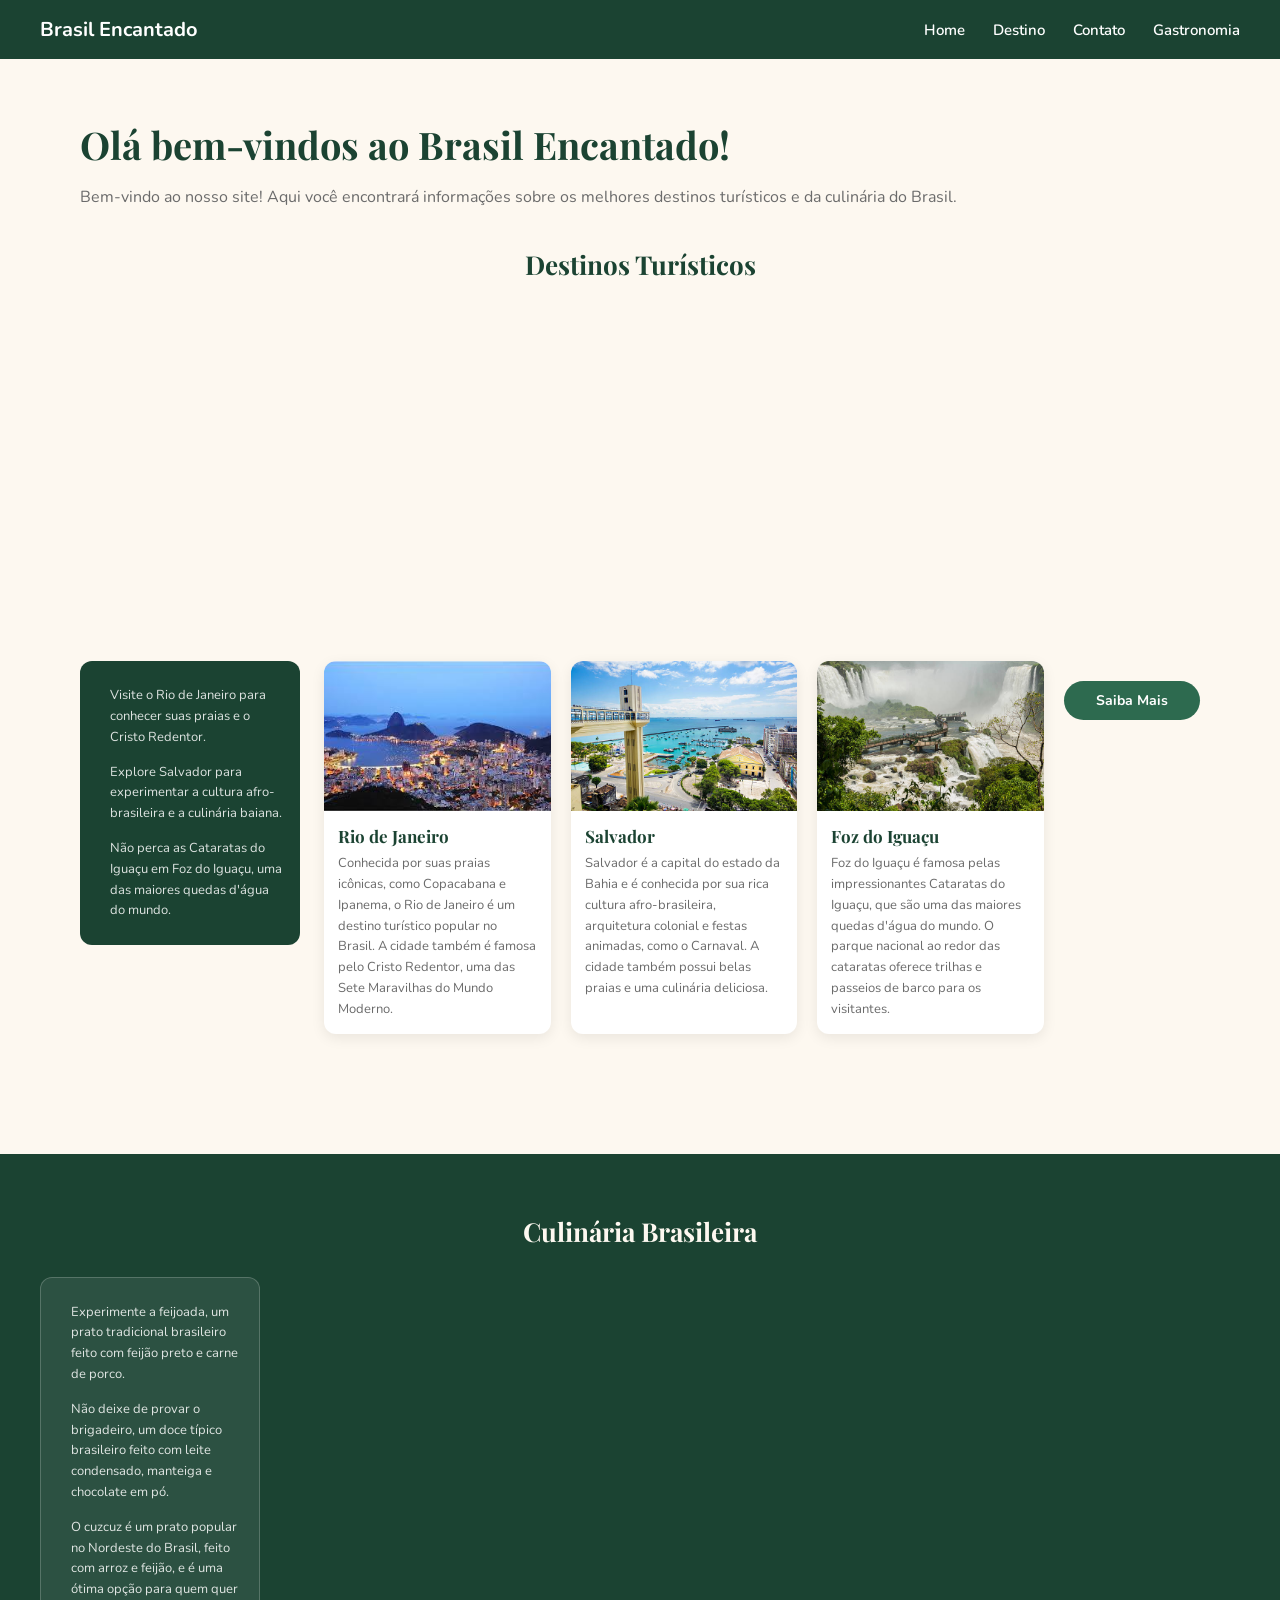
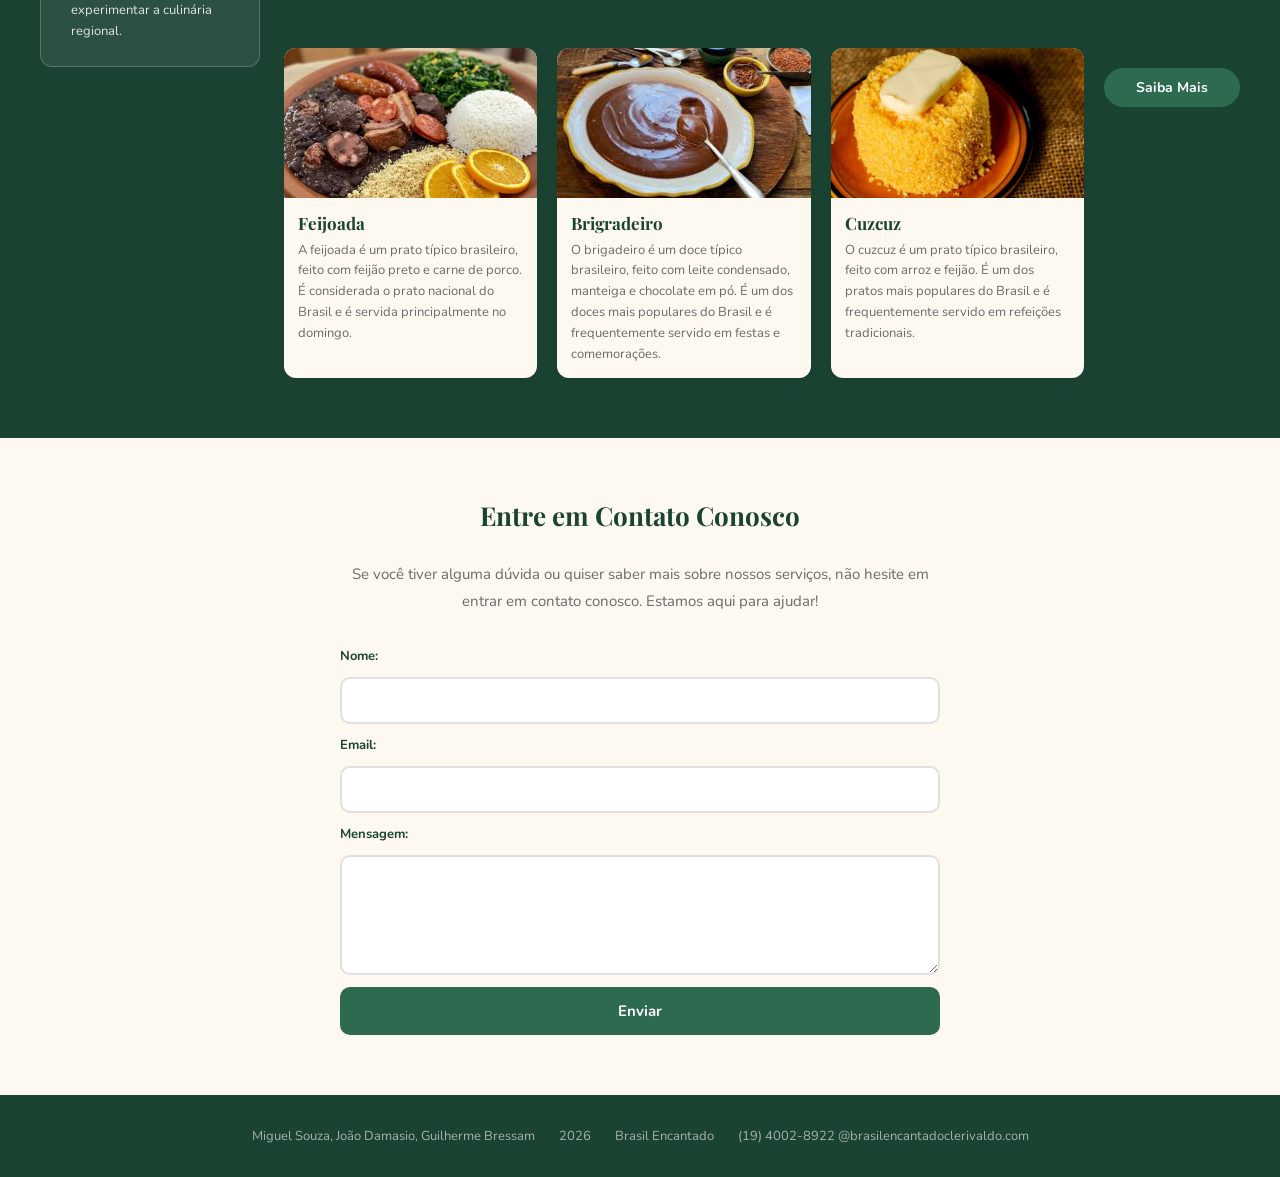
<file: index.html>
<!DOCTYPE html>
<html lang="pt-br">
<head>
    <meta charset="UTF-8">
    <meta name="viewport" content="width=device-width, initial-scale=1.0">
    <title>Brasil Encantado</title>
    <link rel="stylesheet" href="css/index.css">
    <link rel="shortcut icon" href="img/logo.png" type="image/x-icon">
</head>

<body>

    <header>
        
        <div class="cabecalho">
            <p>Brasil Encantado</p>
            <nav>
                <a href="index.html">Home</a>
                <a href="destino.html">Destino</a>
                <a href="contato.html">Contato</a>
                <a href="gastronomia.html">Gastronomia</a>
            </nav>
        </div>

    </header>

    <main>

        <section class="locais-turisticos">

            <h1>Olá bem-vindos ao Brasil Encantado!</h1>

            <p>Bem-vindo ao nosso site! Aqui você encontrará informações sobre os melhores destinos turísticos e  da culinária do Brasil.</p>

            <h2>Destinos Turísticos</h2>

            <iframe class="video" width="75%" height="315" src="https://www.youtube.com/embed/GGPgvq06y40?si=ekyuWw9zdqlYC5Uf" title="YouTube video player" frameborder="0" allow="accelerometer; autoplay; clipboard-write; encrypted-media; gyroscope; picture-in-picture; web-share" referrerpolicy="strict-origin-when-cross-origin" allowfullscreen></iframe>


            <div class="layout-wrapper">
    
                <aside class="dicas">
                    <ul>
                        <li>Visite o Rio de Janeiro para conhecer suas praias e o Cristo Redentor.</li>
                        <li>Explore Salvador para experimentar a cultura afro-brasileira e a culinária baiana.</li>
                        <li>Não perca as Cataratas do Iguaçu em Foz do Iguaçu, uma das maiores quedas d'água do mundo.</li>
                    </ul>
                </aside>
    
                <div class="container">
    
                    <div class="card">
                        <img src="img/rio_de_janeiro.png" alt="Rio de Janeiro">
                        <h3>Rio de Janeiro</h3>
                        <p>Conhecida por suas praias icônicas, como Copacabana e Ipanema, o Rio de Janeiro é um destino turístico popular no Brasil. A cidade também é famosa pelo Cristo Redentor, uma das Sete Maravilhas do Mundo Moderno.</p>
                    </div>
    
                    <div class="card">
                        <img src="img/salvador.png" alt="Salvador">
                        <h3>Salvador</h3>
                        <p>Salvador é a capital do estado da Bahia e é conhecida por sua rica cultura afro-brasileira, arquitetura colonial e festas animadas, como o Carnaval. A cidade também possui belas praias e uma culinária deliciosa.</p>
                    </div>
    
                    <div class="card">
                        <img src="img/foz_do_iguacu.png" alt="Foz do Iguaçu">
                        <h3>Foz do Iguaçu</h3>
                        <p>Foz do Iguaçu é famosa pelas impressionantes Cataratas do Iguaçu, que são uma das maiores quedas d'água do mundo. O parque nacional ao redor das cataratas oferece trilhas e passeios de barco para os visitantes.</p>
                    </div>
                    <a id="saiba_mais" href="destino.html"><input class="ver-mais" type="button" value="Saiba Mais"></a>
                    
                </div>
            </div>

        </section>



        <section class="culinaria">


        <h2>Culinária Brasileira</h2>

        <div class="layout-wrapper">
    
            <aside class="dicas">
                <ul>
                    <li>Experimente a feijoada, um prato tradicional brasileiro feito com feijão preto e carne de porco.</li>
                    <li>Não deixe de provar o brigadeiro, um doce típico brasileiro feito com leite condensado, manteiga e chocolate em pó.</li>
                    <li>O cuzcuz é um prato popular no Nordeste do Brasil, feito com arroz e feijão, e é uma ótima opção para quem quer experimentar a culinária regional.</li>
                </ul>
            </aside>
    
            <div class="container">
    
                <iframe class="video" width="560" height="315" src="https://www.youtube.com/embed/ivAxrb5_OY0?si=NFymsad828EhMrCr" title="YouTube video player" frameborder="0" allow="accelerometer; autoplay; clipboard-write; encrypted-media; gyroscope; picture-in-picture; web-share" referrerpolicy="strict-origin-when-cross-origin" allowfullscreen></iframe>
    
                <div class="card">
                    <img src="img/feijoada.png" alt="Foto de Feijoada">
                    <h3>Feijoada</h3>
                    <p>A feijoada é um prato típico brasileiro, feito com feijão preto e carne de porco. É considerada o prato nacional do Brasil e é servida principalmente no domingo.</p>
                </div>
    
                <div class="card">
                    <img src="img/brigadeiro.png" alt="Brigradeiro">
                    <h3>Brigradeiro</h3>
                    <p>O brigadeiro é um doce típico brasileiro, feito com leite condensado, manteiga e chocolate em pó. É um dos doces mais populares do Brasil e é frequentemente servido em festas e comemorações.</p>
                </div>
    
                <div class="card">
                    <img src="img/cuzcuz.png" alt="Cuzcuz">
                    <h3>Cuzcuz</h3>
                    <p>O cuzcuz é um prato típico brasileiro, feito com arroz e feijão. É um dos pratos mais populares do Brasil e é frequentemente servido em refeições tradicionais.</p>
                </div>
                <a id="saiba_mais" href="gastronomia.html"><input class="ver-mais" type="button" value="Saiba Mais"></a>
            </div>
        </div>

        </section>

        <section class="contato">
            <h2>Entre em Contato Conosco</h2>
            <p>Se você tiver alguma dúvida ou quiser saber mais sobre nossos serviços, não hesite em entrar em contato conosco. Estamos aqui para ajudar!</p>

            <form action="#" method="post">
                <label>Nome:</label>
                <input type="text" id="name" name="name" required>

                <label>Email:</label>
                <input type="email" id="email" name="email" required>

                <label>Mensagem:</label>
                <textarea id="message" name="message" required></textarea>

                <input type="submit" value="Enviar">
            </form>
        </section>
        
        
    </main>




    <footer>
         
                <ul>
                    <li>Miguel Souza, João Damasio, Guilherme Bressam</li>
                    <li>2026</li>
                    <li>Brasil Encantado</li>
                    <li id="contato">(19) 4002-8922 @brasilencantadoclerivaldo.com</li>
                </ul>
           
    </footer>
</body>
</html>
</file>
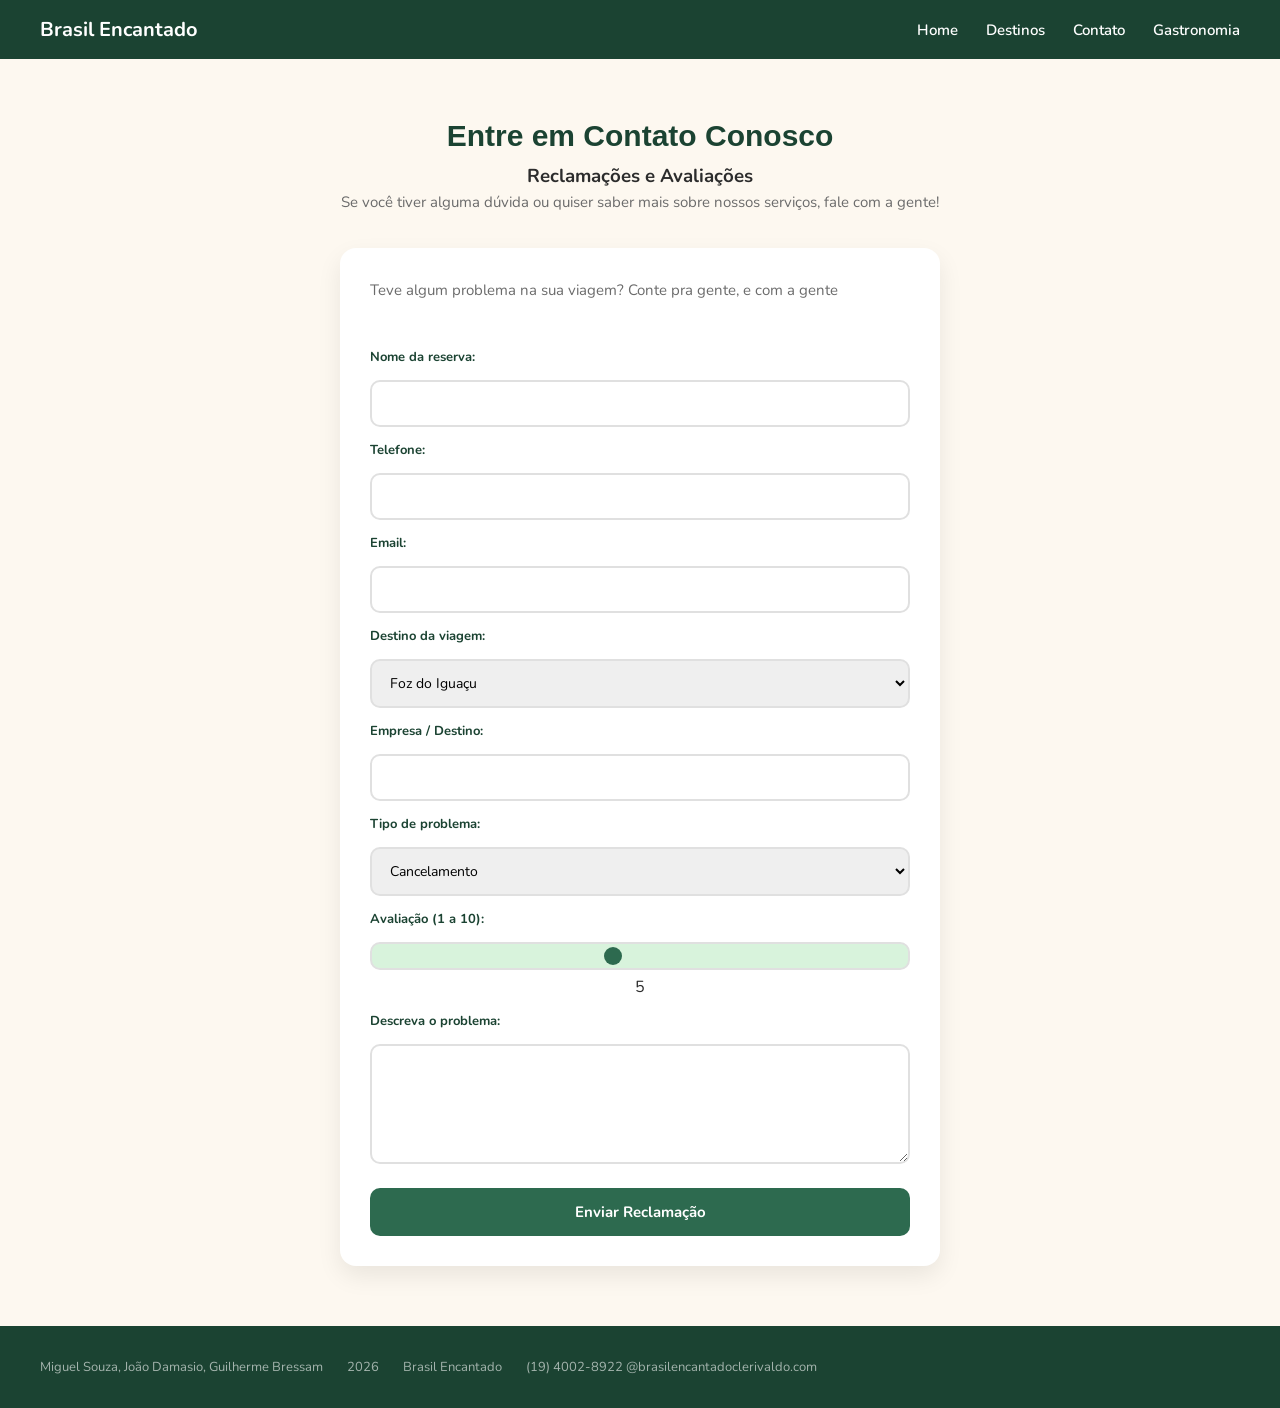
<file: contato.html>
<!DOCTYPE html>
<html lang="pt-br">
<head>
    <meta charset="UTF-8">
    <meta name="viewport" content="width=device-width, initial-scale=1.0">
    <title>Brasil Encantado</title>
    <link rel="stylesheet" href="css/contatos.css">
    <link rel="stylesheet" href="css/index.css">
    <link rel="shortcut icon" href="img/logo.png" type="image/x-icon">
</head>
<body>
    <header>
        
        <div class="cabecalho">
            <p>Brasil Encantado</p>
            <nav>
            <a href="index.html" target="_blank">Home</a>
            <a href="destino.html" target="_blank">Destinos</a>
            <a href="contato.html" target="_blank">Contato</a>
            <a href="gastronomia.html" target="_blank">Gastronomia</a>
        </nav>
        </div>

    </header>




    <main>

        <section class="contato">
        <h2 id="Titulo_Contato"> Entre em Contato Conosco</h2>
         <h3>Reclamações e Avaliações</h3>
        <p>Se você tiver alguma dúvida ou quiser saber mais sobre nossos serviços, fale com a gente!</p>

        <form action="#" method="post">

            <p>Teve algum problema na sua viagem? Conte pra gente, e com a gente</p>

            <label>Nome da reserva:</label>
            <input type="text" name="name" required>

            <label>Telefone:</label>
            <input type="text" name="name" required>

            <label>Email:</label>
            <input type="email" name="email" required>

            <label>Destino da viagem:</label>
            <select name="Destino da viagem">
                <option value="foz_do_iguacu">Foz do Iguaçu</option>
                <option value="rio_de_janeiro">Rio de janeiro</option>
                <option value="salvador">Salvador</option>
                <option value="outro">Outros</option>
            </select>
        



    
        
           
            <label>Empresa / Destino:</label>
            <input type="text" name="empresa" required>

            <label>Tipo de problema:</label>
            <select name="problema">
                <option value="cancelamento">Cancelamento</option>
                <option value="atraso">Atraso</option>
                <option value="cobranca">Cobrança indevida</option>
                <option value="atendimento">Atendimento ruim</option>
                <option value="outro">Outros</option>
            </select>

            <label>Avaliação (1 a 10):</label>
                <div class="avaliacao_range">
                    <input type="range" min="1" max="10" value="5" id="range_avaliacao" 
                    oninput="document.getElementById('valor_avaliacao').textContent = this.value">
                        <span id="valor_avaliacao">5</span>
                </div> 

            <label>Descreva o problema:</label>
            <textarea name="reclamacao" required></textarea>

            <input type="submit" value="Enviar Reclamação">
        </form>
      </section>
    </main>




    <footer>
            <nav>
                <ul>
                    <li>Miguel Souza, João Damasio, Guilherme Bressam</li>
                    <li>2026</li>
                    <li>Brasil Encantado</li>
                    <li> (19) 4002-8922 @brasilencantadoclerivaldo.com</li>
                </ul>
            </nav>

    </footer>
</body>
</html>
</file>
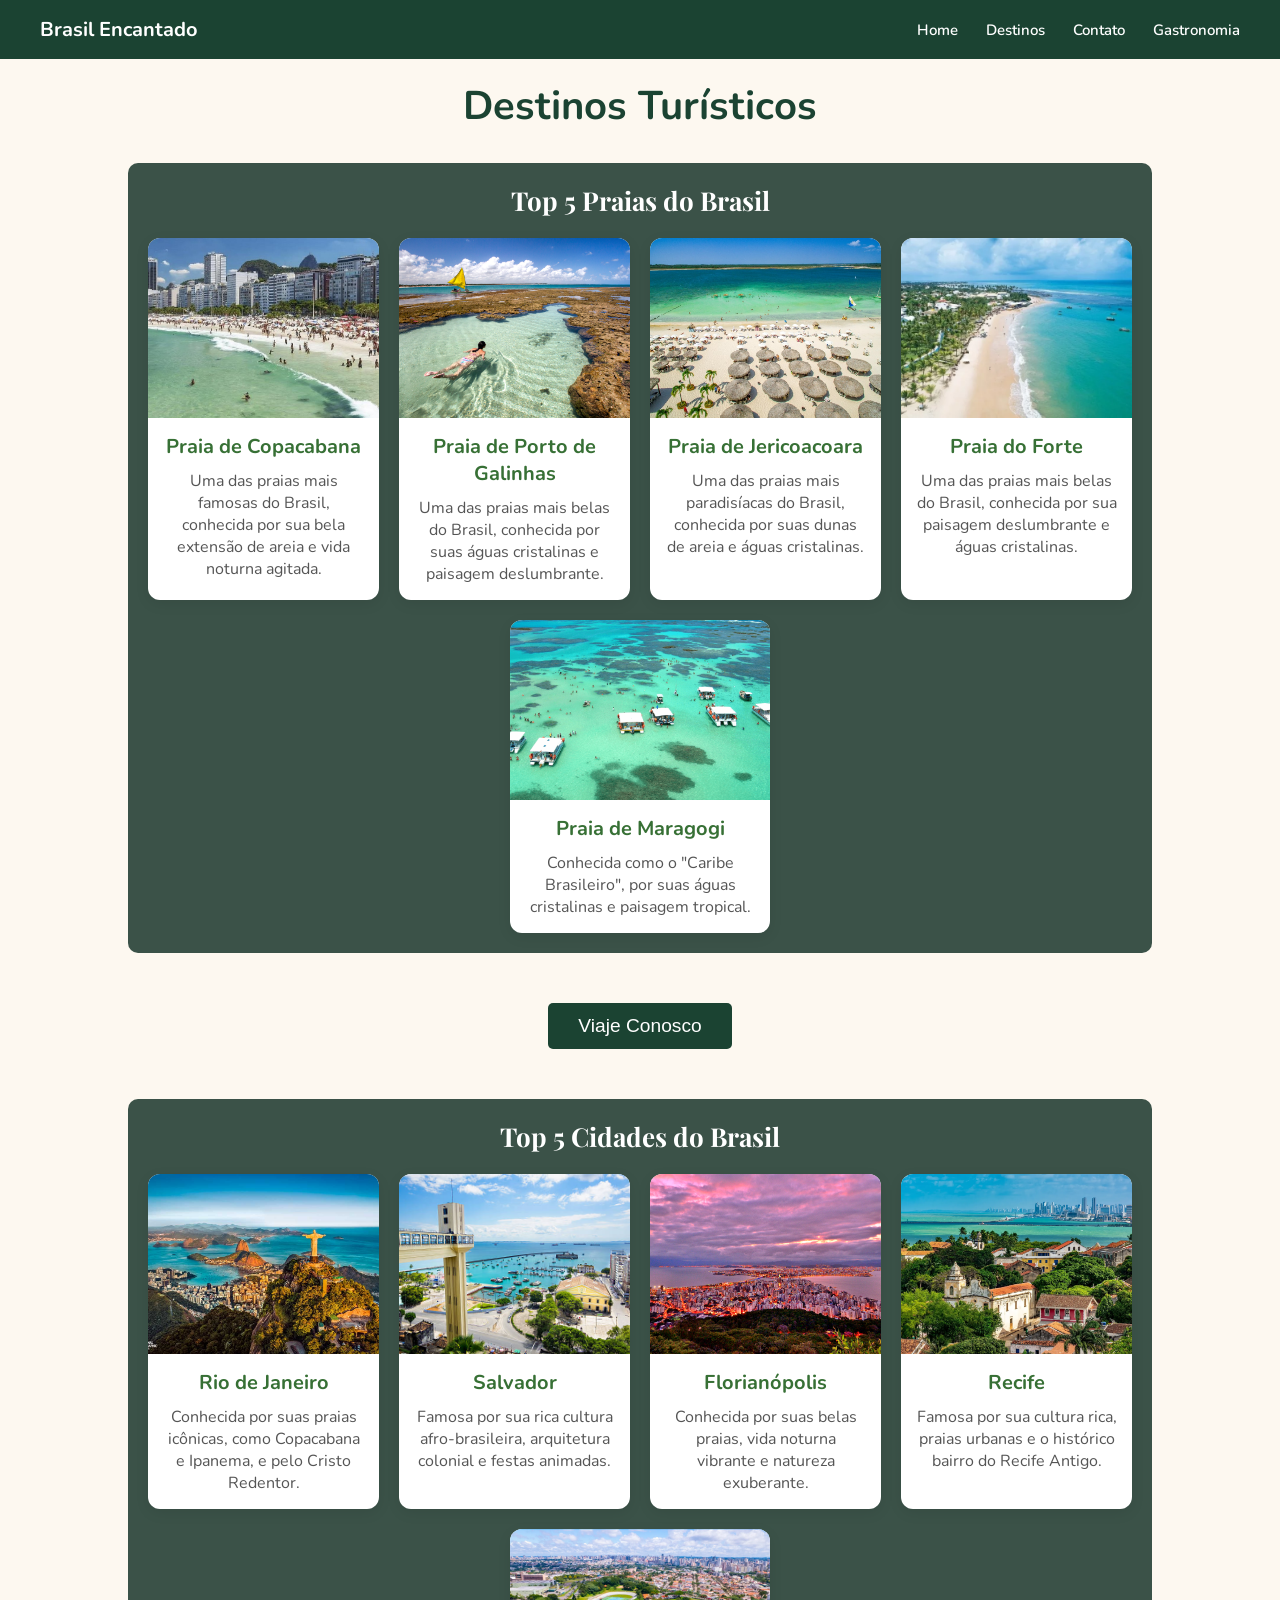
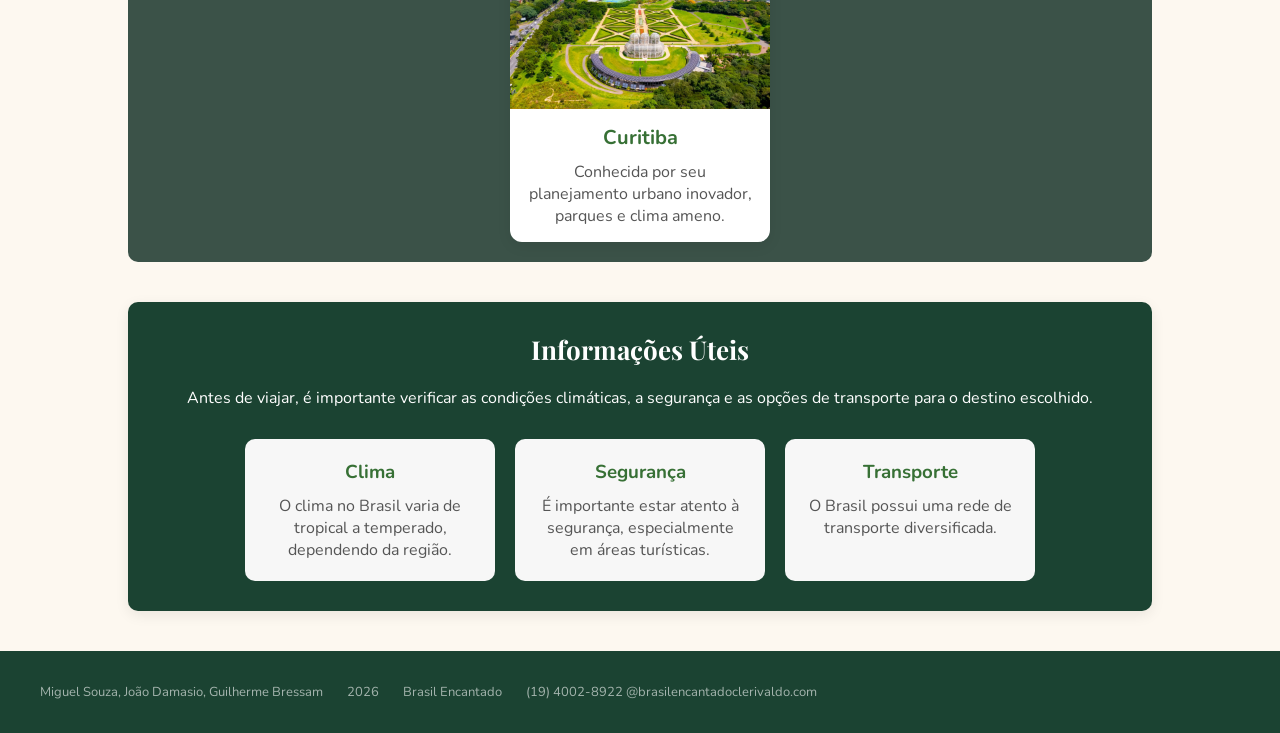
<file: destino.html>
<!DOCTYPE html>
<html lang="pt-br">
<head>
    <meta charset="UTF-8">
    <meta name="viewport" content="width=device-width, initial-scale=1.0">
    <title>Brasil Encantado</title>
    <link rel="stylesheet" href="css/destino.css">
    <link rel="stylesheet" href="css/index.css">
    <link rel="shortcut icon" href="img/logo.png" type="image/x-icon">
</head>

<body>

<header>
    <div class="cabecalho">
        <p>Brasil Encantado</p>
        <nav>
            <a href="index.html" target="_blank">Home</a>
            <a href="destino.html" target="_blank">Destinos</a>
            <a href="contato.html" target="_blank">Contato</a>
            <a href="gastronomia.html" target="_blank">Gastronomia</a>
        </nav>
    </div>
</header>


<main>


<section class="sessao_praias">

    <h1 id="h1_destino">Destinos Turísticos</h1>

    <div class="container_destino">
        
        <h2>Top 5 Praias do Brasil</h2>

        <div class="cards_wrapper">

            <div class="card_destino">
                <img src="img/copacabana.jpg" alt="Foto da Praia de Copacabana">
                <h3>Praia de Copacabana</h3>
                <p>Uma das praias mais famosas do Brasil, conhecida por sua bela extensão de areia e vida noturna agitada.</p>
            </div>

            <div class="card_destino">
                <img src="img/porto-de-galinhas.png" alt="Foto da Praia de Porto de Galinhas">
                <h3>Praia de Porto de Galinhas</h3>
                <p>Uma das praias mais belas do Brasil, conhecida por suas águas cristalinas e paisagem deslumbrante.</p>
            </div>

            <div class="card_destino">
                <img src="img/jericoacoara.jpg" alt="Foto da Praia de Jericoacoara">
                <h3>Praia de Jericoacoara</h3>
                <p>Uma das praias mais paradisíacas do Brasil, conhecida por suas dunas de areia e águas cristalinas.</p>
            </div>

            <div class="card_destino">
                <img src="img/praia-do-forte.webp" alt="Foto da Praia do Forte">
                <h3>Praia do Forte</h3>
                <p>Uma das praias mais belas do Brasil, conhecida por sua paisagem deslumbrante e águas cristalinas.</p>
            </div>

            <div class="card_destino">
                <img src="img/maragogi.png" alt="Foto da Praia de Maragogi">
                <h3>Praia de Maragogi</h3>
                <p>Conhecida como o "Caribe Brasileiro", por suas águas cristalinas e paisagem tropical.</p>
            </div>

        </div>

    </div>

</section>


<section id="viagem">

    <a href="https://www.cvc.com.br/?utm_source=google&utm_medium=cpc&utm_campaign=google-conversao-search-geral-institucional-nac-site&utm_content=geral-gen&gad_source=1&gad_campaignid=22109662001&gbraid=0AAAAADmOlH-oxz7bqypceBREllQsLwlzD&gclid=Cj0KCQjwy_fOBhC6ARIsAHKFB79xs6F1ICP4TDWe4PVqU-iZfFLTzVrFYAdj40LqYmtDuPtrDU-f0mUaAvTZEALw_wcB" target="_blank"><input id="viagem_btn" type="button" value="Viaje Conosco"></a>

</section>

<section class="sessao_cidades">

    <div class="container_destino">

        <h2>Top 5 Cidades do Brasil</h2>

        <div class="cards_wrapper">

            <div class="card_destino">
                <img src="img/rio_de_janeiro.jpg" alt="Foto da Cidade do Rio de Janeiro">
                <h3>Rio de Janeiro</h3>
                <p>Conhecida por suas praias icônicas, como Copacabana e Ipanema, e pelo Cristo Redentor.</p>
            </div>

            <div class="card_destino">
                <img src="img/salvador.png" alt="Foto da Cidade de Salvador">
                <h3>Salvador</h3>
                <p>Famosa por sua rica cultura afro-brasileira, arquitetura colonial e festas animadas.</p>
            </div>

            <div class="card_destino">
                <img src="img/florianopolis.jpg" alt="Foto da Cidade de Florianópolis">
                <h3>Florianópolis</h3>
                <p>Conhecida por suas belas praias, vida noturna vibrante e natureza exuberante.</p>
            </div>

            <div class="card_destino">
                <img src="img/recife.webp" alt="Foto da Cidade de Recife">
                <h3>Recife</h3>
                <p>Famosa por sua cultura rica, praias urbanas e o histórico bairro do Recife Antigo.</p>
            </div>

            <div class="card_destino">
                <img src="img/Curitiba.webp" alt="Foto da Cidade de Curitiba">
                <h3>Curitiba</h3>
                <p>Conhecida por seu planejamento urbano inovador, parques e clima ameno.</p>
            </div>

        </div>

    </div>

</section>


<section class="sessao_informacoes">

    <h2>Informações Úteis</h2>

    <p>
        Antes de viajar, é importante verificar as condições climáticas, 
        a segurança e as opções de transporte para o destino escolhido.
    </p>

    <div class="informacoes">

        <div>
            <h3>Clima</h3>
            <p>
                O clima no Brasil varia de tropical a temperado, dependendo da região.
            </p>
        </div>

        <div>
            <h3>Segurança</h3>
            <p>
                É importante estar atento à segurança, especialmente em áreas turísticas.
            </p>
        </div>

        <div>
            <h3>Transporte</h3>
            <p>
                O Brasil possui uma rede de transporte diversificada.
            </p>
        </div>

    </div>

</section>

</main>


<footer>

<nav>
    <ul>
        <li>Miguel Souza, João Damasio, Guilherme Bressam</li>
        <li>2026</li>
        <li>Brasil Encantado</li>
        <li>(19) 4002-8922 @brasilencantadoclerivaldo.com</li>
    </ul>
</nav>

</footer>


</body>
</html>
</file>
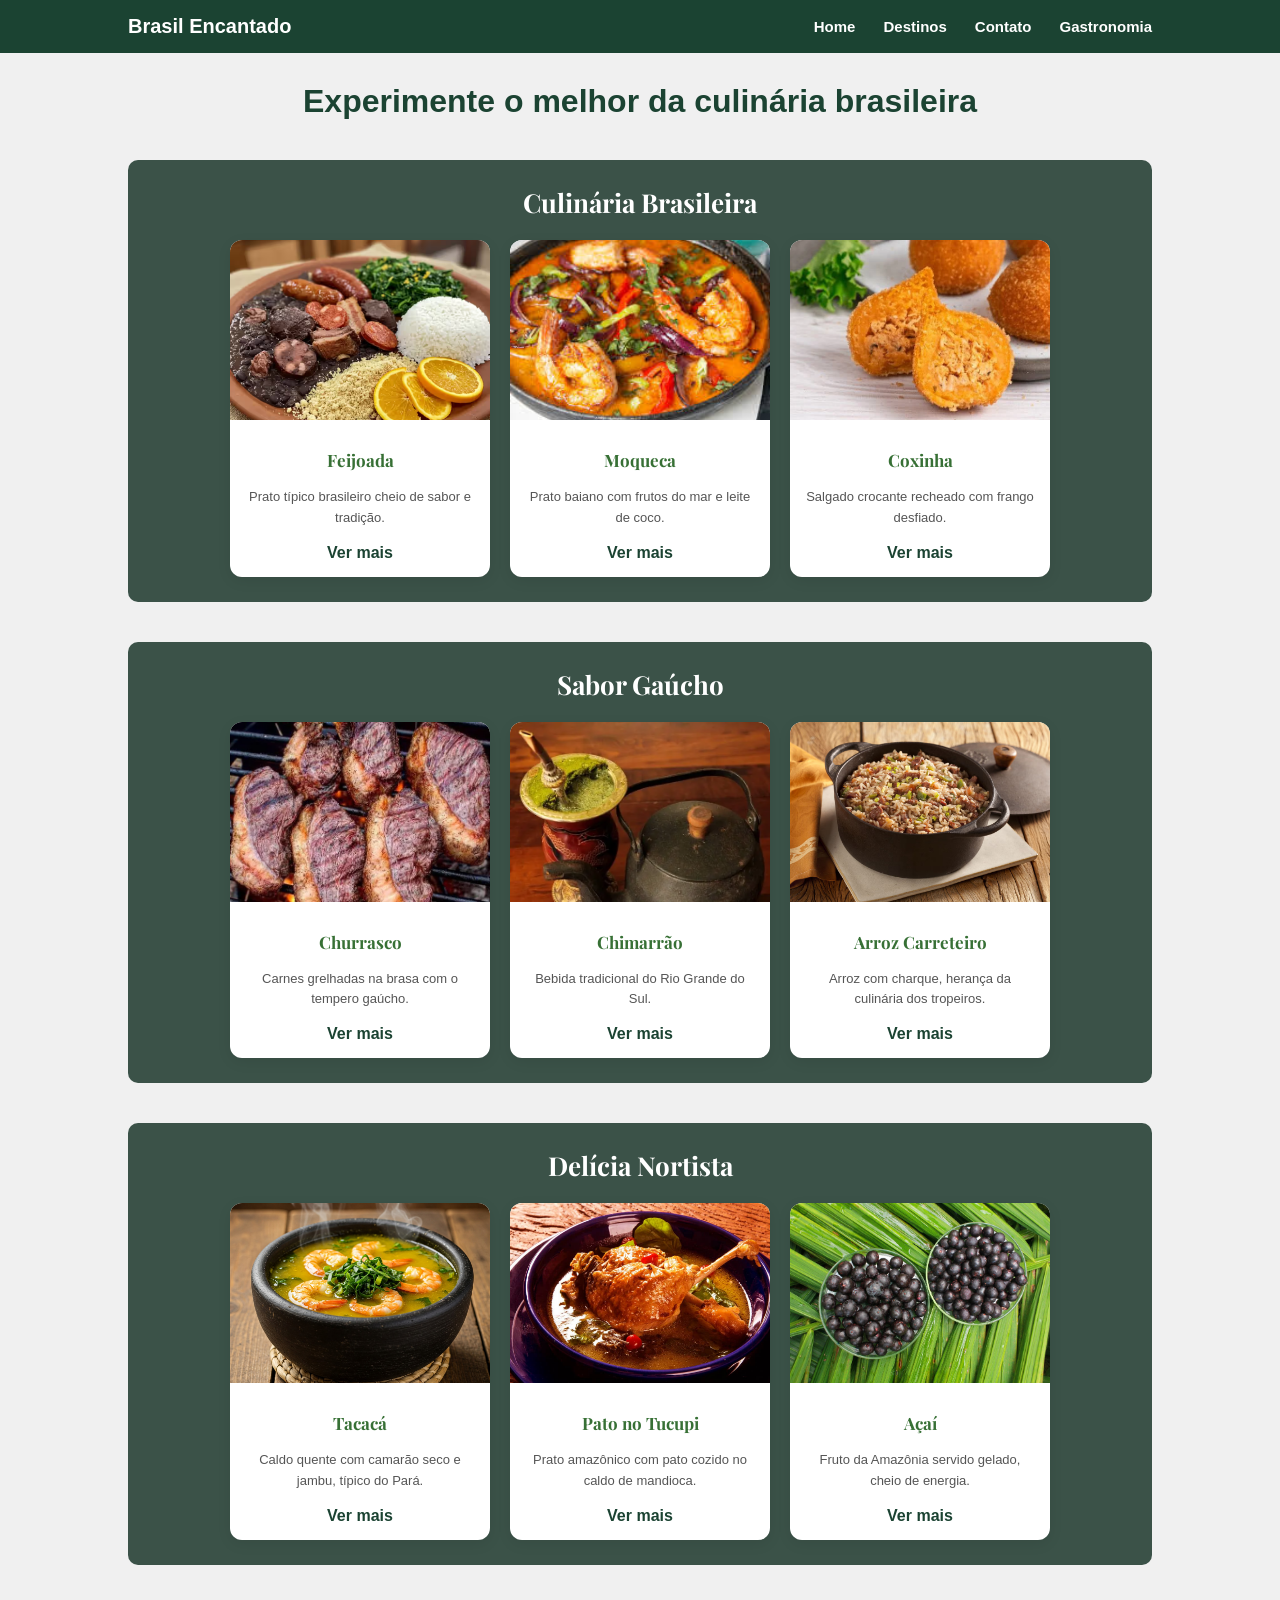
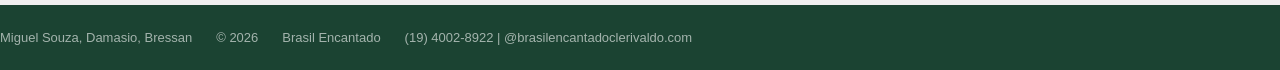
<file: gastronomia.html>
<!DOCTYPE html>
<html lang="pt-br">
<head>
    <meta charset="UTF-8">
    <meta name="viewport" content="width=device-width, initial-scale=1.0">
    <title>Brasil Encantado</title>
    <link rel="stylesheet" href="css/index.css">
    <link rel="stylesheet" href="css/gastronomia.css">
    <link rel="shortcut icon" href="img/logo.png" type="image/x-icon">
</head>
<body>
 
    <header>
        <div class="cabecalho">
            <p>Brasil Encantado</p>
            <nav>
                <a href="index.html" target="_blank">Home</a>
                <a href="destino.html" target="_blank">Destinos</a>
                <a href="contato.html" target="_blank">Contato</a>
                <a href="gastronomia.html" target="_blank">Gastronomia</a>
        </nav>
        </div>
    </header>
 
    <main>
 
        <h1>Experimente o melhor da culinária brasileira</h1>
 
        <section class="secao">
            <h2>Culinária Brasileira</h2>
 
            <div class="cards">

                <div class="card">
                    <img src="img/feijoada.png" alt="Feijoada">
                    <h3>Feijoada</h3>
                    <p>Prato típico brasileiro cheio de sabor e tradição.</p>
                    <a href="https://casacor.abril.com.br/pt-BR/noticias/viagens/melhores-destinos-gastronomicos-brasil-para-conhecer-2025" target="_blank" >Ver mais</a>
                </div>

                <div class="card">
                    <img src="img/moqueca.png" alt="Moqueca">
                    <h3>Moqueca</h3>
                    <p>Prato baiano com frutos do mar e leite de coco.</p>
                    <a href="https://casacor.abril.com.br/pt-BR/noticias/viagens/melhores-destinos-gastronomicos-brasil-para-conhecer-2025" target="_blank" >Ver mais</a>
                </div>

                <div class="card">
                    <img src="img/coxinha.png" alt="Coxinha">
                    <h3>Coxinha</h3>
                    <p>Salgado crocante recheado com frango desfiado.</p>
                    <a href="https://casacor.abril.com.br/pt-BR/noticias/viagens/melhores-destinos-gastronomicos-brasil-para-conhecer-2025" target="_blank" >Ver mais</a>
                </div>

            </div>
        </section>
 
        <section class="secao">
            <h2>Sabor Gaúcho</h2>
 
            <div class="cards">
                <div class="card">
                    <img src="img/churrasco.png" alt="Churrasco">
                    <h3>Churrasco</h3>
                    <p>Carnes grelhadas na brasa com o tempero gaúcho.</p>
                    <a href="https://casacor.abril.com.br/pt-BR/noticias/viagens/melhores-destinos-gastronomicos-brasil-para-conhecer-2025" target="_blank" >Ver mais</a>
                </div>
                <div class="card">
                    <img src="img/chimarrão.png" alt="Chimarrão">
                    <h3>Chimarrão</h3>
                    <p>Bebida tradicional do Rio Grande do Sul.</p>
                    <a href="https://casacor.abril.com.br/pt-BR/noticias/viagens/melhores-destinos-gastronomicos-brasil-para-conhecer-2025" target="_blank" >Ver mais</a>
                </div>
                <div class="card">
                    <img src="img/arrozcarret.png" alt="Arroz Carreteiro">
                    <h3>Arroz Carreteiro</h3>
                    <p>Arroz com charque, herança da culinária dos tropeiros.</p>
                    <a href="https://casacor.abril.com.br/pt-BR/noticias/viagens/melhores-destinos-gastronomicos-brasil-para-conhecer-2025" target="_blank" >Ver mais</a>
                </div>
            </div>
        </section>
 
        <section class="secao">
            <h2>Delícia Nortista</h2>
 
            <div class="cards">
                <div class="card">
                    <img src="img/tacaca.png" alt="Tacacá">
                    <h3>Tacacá</h3>
                    <p>Caldo quente com camarão seco e jambu, típico do Pará.</p>
                    <a href="https://casacor.abril.com.br/pt-BR/noticias/viagens/melhores-destinos-gastronomicos-brasil-para-conhecer-2025" target="_blank" >Ver mais</a>
                </div>
                <div class="card">
                    <img src="img/patotucupi.png" alt="Pato no Tucupi">
                    <h3>Pato no Tucupi</h3>
                    <p>Prato amazônico com pato cozido no caldo de mandioca.</p>
                    <a href="https://casacor.abril.com.br/pt-BR/noticias/viagens/melhores-destinos-gastronomicos-brasil-para-conhecer-2025" target="_blank" >Ver mais</a>
                </div>
                <div class="card">
                    <img src="img/acai.png" alt="Açaí">
                    <h3>Açaí</h3>
                    <p>Fruto da Amazônia servido gelado, cheio de energia.</p>
                    <a href="https://casacor.abril.com.br/pt-BR/noticias/viagens/melhores-destinos-gastronomicos-brasil-para-conhecer-2025" target="_blank" >Ver mais</a>
                </div>
            </div>
        </section>
 
    </main>
 
    <footer>
        <nav>
            <ul>
                <li>Miguel Souza, Damasio, Bressan</li>
                <li>© 2026</li>
                <li>Brasil Encantado</li>
                <li>(19) 4002-8922 | @brasilencantadoclerivaldo.com</li>
            </ul>
        </nav>
    </footer>
 
</body>
</html>
</file>
<file: css/index.css>
@import url('https://fonts.googleapis.com/css2?family=Playfair+Display:wght@400;700&family=Nunito:wght@400;600&display=swap');
 
* { margin: 0; padding: 0; box-sizing: border-box; }
 
body {
    font-family: 'Nunito', sans-serif;
    background-color: #fdf8f0;
    color: #2c2c2c;
}
 
header {
    background-color: #1b4332;
    padding: 16px 40px;
}
 
.cabecalho {
    display: flex;
    justify-content: space-between;
    align-items: center;
    max-width: 1200px;
    margin: 0 auto;
}
 
.cabecalho p {
    color: #ffffff;
    font-size: 20px;
    font-weight: 700;
}
 
nav { display: flex; gap: 28px; }
 
nav a {
    color: #ffffff;
    text-decoration: none;
    font-size: 15px;
    font-weight: 600;
    transition: color 0.3s;
}
 
nav a:hover { color: #f4a261; }
 
.locais-turisticos {
    padding: 60px 40px;
    max-width: 1200px;
    margin: 0 auto;
}
 
.locais-turisticos h1 {
    font-family: 'Playfair Display', serif;
    font-size: 38px;
    color: #1b4332;
    margin-bottom: 14px;
}
 
.locais-turisticos > p {
    font-size: 16px;
    color: #6b6b6b;
    margin-bottom: 36px;
    line-height: 1.7;
}
 
h2 {
    font-family: 'Playfair Display', serif;
    font-size: 26px;
    color: #1b4332;
    text-align: center;
    margin-bottom: 28px;
}
 
.video {
    display: block;
    margin: 0 auto 36px;
    border-radius: 12px;
    max-width: 100%;
}
 
.layout-wrapper {
    display: flex;
    gap: 24px;
    align-items: flex-start;
}
 
.dicas {
    width: 220px;
    flex-shrink: 0;
    background: #1b4332;
    border-radius: 12px;
    padding: 24px 18px;
    position: sticky;
    top: 20px;
}
 
.dicas ul {
    list-style: none;
    display: flex;
    flex-direction: column;
    gap: 14px;
}
 
.dicas ul li {
    font-size: 13px;
    line-height: 1.6;
    color: rgba(255,255,255,0.85);
    padding-left: 12px;
    ;
}
 
.container {
    display: flex;
    flex-wrap: wrap;
    gap: 20px;
    justify-content: center;
    flex: 1;
}
 
.container > iframe{
    flex-basis: 100%;    
    max-width: 100%;
}

.card {
    flex: 1 1 200px;
    max-width: 260px;
    background: #ffffff;
    border-radius: 12px;
    overflow: hidden;
    box-shadow: 0 4px 14px rgba(0,0,0,0.08);
    display: flex;
    flex-direction: column;
    transition: transform 0.3s ease;
}
 
.card:hover { transform: translateY(-6px); }
 
.card img {
    width: 100%;
    height: 150px;
    object-fit: cover;
}
 
.card h3 {
    font-family: 'Playfair Display', serif;
    font-size: 17px;
    color: #1b4332;
    padding: 14px 14px 6px;
}
 
.card p {
    font-size: 13px;
    line-height: 1.6;
    color: #6b6b6b;
    padding: 0 14px 14px;
}

.ver-mais {
    display: block;
    width: fit-content;       
    margin: 20px auto 0;      
    padding: 10px 32px;
    background: #2d6a4f;
    color: #ffffff;
    border: none;
    border-radius: 999px;
    font-size: 14px;
    font-family: 'Nunito', sans-serif;
    font-weight: 700;
    cursor: pointer;
    flex-basis: 100%;  
}

.ver-mais:hover { background: #1b4332; }

#saiba_mais{
    font-family: 'nunito', sans-serif;
    font-size: 14px;
    text-decoration: none;
}

.culinaria {
    background-color: #1b4332;
    padding: 60px 40px;
    margin-top: 60px;
}
 
.culinaria h2 { color: #fdf8f0; }
 
.culinaria .layout-wrapper {
    max-width: 1200px;
    margin: 0 auto;
}
 
.culinaria .dicas {
    background: rgba(255,255,255,0.08);
    border: 1px solid #ffffff33;
}
 
.culinaria .card { background: #fdf8f0; }
 
.contato {
    padding: 60px 40px;
    max-width: 680px;
    margin: 0 auto;
    text-align: center;
}
 
.contato > p {
    color: #6b6b6b;
    font-size: 15px;
    margin-bottom: 32px;
    line-height: 1.8;
}
 
form {
    display: flex;
    flex-direction: column;
    gap: 12px;
    text-align: left;
}
 
label {
    font-size: 13px;
    font-weight: 700;
    color: #1b4332;
}
 
input[type="text"],
input[type="email"],
textarea {
    width: 100%;
    padding: 12px 14px;
    border: 2px solid #e0e0e0;
    border-radius: 10px;
    font-family: 'Nunito', sans-serif;
    font-size: 14px;
    outline: none;
    transition: border-color 0.3s;
}
 
input[type="text"]:focus,
input[type="email"]:focus,
textarea:focus { border-color: #52b788; }
 
textarea { height: 120px; resize: vertical; }
 
input[type="submit"] {
    padding: 14px;
    background: #2d6a4f;
    color: #ffffff;
    border: none;
    border-radius: 10px;
    font-size: 15px;
    font-family: 'Nunito', sans-serif;
    font-weight: 700;
    cursor: pointer;
    transition: 0.3s;
}
 
input[type="submit"]:hover { background: #1b4332; }
 
footer {
    background: #1b4332;
    padding: 32px 40px;
    text-align: center;
}
 
footer ul {
    list-style: none;
    display: flex;
    flex-wrap: wrap;
    justify-content: center;
    gap: 8px 24px;
}
 
footer ul li {
    color: rgba(255,255,255,0.6);
    font-size: 13px;
}
 
@media (max-width: 768px) {
    .layout-wrapper { 
    flex-direction: column;
    }
    .dicas {
    width: 100%; 
    position: static; 
    }
    .cabecalho {
    flex-direction: column;
    gap: 16px; 
    }
    .locais-turisticos, .culinaria, .contato {
    padding: 40px 20px; 
    }
}
</file>
<file: css/contatos.css>
* {
    margin: 0;
    padding: 0;
    box-sizing: border-box;
}
#Titulo_Contato{
    font-family: Arial, Helvetica, sans-serif;
}
.container-geral {
    max-width: 720px;
    margin: 0 auto;
    padding: 0 20px;
}

.contato
{
    width: 100%;
    padding: auto;
    text-align: center;
    margin-bottom: 40px;
}

.contato h2{
    font-family: 'Playfair Display', serif;
    font-size: 30px;
    color: #1b4332;
    margin-bottom: 10px;
}

.contato p{
    color: #6b6b6b;
    font-size: 15px;
    margin-bottom: 30px;
    line-height: 1.7;
}

.contato form{
    background: #ffffff;
    padding: 30px;
    border-radius: 16px;
    box-shadow: 0 10px 25px rgba(0,0,0,0.08);
    display: flex;
    flex-direction: column;
    gap: 14px;
    text-align: left;
}

label {
    font-size: 13px;
    font-weight: 700;
    color: #1b4332;
}

input,
textarea,
select {
    width: 100%;
    padding: 12px 14px;
    border: 2px solid #e0e0e0;
    border-radius: 10px;
    font-family: 'Nunito', sans-serif;
    font-size: 14px;
    outline: none;
    transition: all 0.25s ease;
}

input:hover,
textarea:hover,
select:hover {
    border-color: #74c69d;
}

input:focus,
textarea:focus,
select:focus {
    border-color: #52b788;
    box-shadow: 0 0 0 3px rgba(82,183,136,0.15);
}

.avaliacao_range {
    text-align: center;
}

textarea {
    height: 120px;
    resize: vertical;
}

input[type="range"] {
    appearance: none;
    height: 6px;
    background: #d8f3dc;
    border-radius: 10px;
}

input[type="range"]::-webkit-slider-thumb {
    appearance: none;
    width: 18px;
    height: 18px;
    background: #2d6a4f;
    border-radius: 50%;
    cursor: pointer;
}

input[type="submit"] {
    margin-top: 10px;
    padding: 14px;
    background: linear-gradient(135deg, #2d6a4f, #40916c);
    color: #ffffff;
    border: none;
    border-radius: 10px;
    font-size: 15px;
    font-weight: 700;
    cursor: pointer;
    transition: all 0.3s ease;
}

input[type="submit"]:hover {
    background: linear-gradient(135deg, #1b4332, #2d6a4f);
    transform: translateY(-2px);
    box-shadow: 0 6px 14px rgba(0,0,0,0.15);
}

footer {
    background: linear-gradient(135deg, #1b4332, #2d6a4f);
    padding: 40px;
    text-align: center;
}

footer ul {
    list-style: none;
    display: flex;
    flex-wrap: wrap;
    justify-content: center;
    gap: 10px 24px;
}

footer ul li {
    color: rgba(255,255,255,0.75);
    font-size: 13px;
}

@media (max-width: 768px) {
    .container-geral {
        padding: 0 12px;
    }

    .contato,
    .reclamacoes {
        padding: 40px 20px;
    }

    .contato form,
    .reclamacoes form {
        padding: 20px;
    }
}
</file>
<file: css/destino.css>
body {
    font-family: 'Arial', sans-serif;
    background-color: #f0f0f0;
    margin: 0;
    padding: 0;
}

#h1_destino{
    font-size: 2.5em;
    margin-top: 20px;
    text-align: center;
    color: #1b4332;
}


.container_destino {
    display: flex;
    flex-direction: column;
    background-color: #3b5248;
    width: 80%;
    margin: 30px auto;
    padding: 20px;
    border-radius: 10px;
}

.container_destino h2 {
    color: #ffffff;
    text-align: center;
    margin-bottom: 20px;
}


.cards_wrapper {
    display: flex;
    gap: 20px;
    justify-content: center;
    flex-wrap: wrap;
}


.card_destino{
    flex: 1 1 220px;
    max-width: 260px;
    background: #ffffff;
    border-radius: 12px;
    overflow: hidden;
    box-shadow: 0 4px 14px #00000014;
    display: flex;
    flex-direction: column;
    transition: transform 0.3s ease;
    text-align: center;
}

.card_destino:hover {
    transform: translateY(-6px); 
}

.card_destino img{
    width: 100%;
    height: 180px;
    object-fit: cover;
}

.card_destino h3 {
    font-size: 1.25em;
    margin: 15px 0 10px;
    color: #377035;
}

.card_destino p {
    font-size: 1em;
    color: #555;
    padding: 0 15px 15px;
    flex-grow: 1;
}

#viagem{
    display: flex;
    justify-content: center;
    margin-top: 20px;
    padding: 20px;
}

#viagem_btn{
    background-color: #1b4332;
    color: #fff;
    border: none;
    padding: 12px 30px;
    font-size: 1.2em;
    border-radius: 5px;
    cursor: pointer;
    transition: background-color 0.3s ease;
    transition: transform 0.3s ease;
}

#viagem_btn:hover {
    background-color: #377035;
    transform: translateY(-6px); 
}

.sessao_informacoes{
    width: 80%;
    margin: 40px auto;
    background: #1b4332;
    padding: 30px;
    border-radius: 10px;
    box-shadow: 0 4px 14px #00000014;
}

.sessao_informacoes h2{
    text-align: center;
    color: #ffffff;
    margin-bottom: 20px;
}

.sessao_informacoes > p{
    text-align: center;
    color: #ffffff;
    margin-bottom: 30px;
}

.informacoes{
    display: flex;
    gap: 20px;
    justify-content: center;
    flex-wrap: wrap;
}

.informacoes div{
    background: #f7f7f7;
    padding: 20px;
    border-radius: 10px;
    width: 250px;
    text-align: center;
    transition: 0.3s ease;
}

.informacoes div:hover{
    transform: translateY(-5px);
}

.informacoes h3{
    color: #377035;
    margin-bottom: 10px;
}

.informacoes p{
    color: #555;
}
</file>
<file: css/gastronomia.css>
body {
    font-family: 'Arial', sans-serif;
    background-color: #f0f0f0;
    margin: 0;
    padding: 0;
}

/* ===== HEADER ===== */
header {
    background-color: #1b4332;
    padding: 15px 0;
}

.cabecalho {
    width: 80%;
    margin: auto;
    display: flex;
    justify-content: space-between;
    align-items: center;
}

.cabecalho ul {
    list-style: none;
    display: flex;
    gap: 20px;
}

.cabecalho a {
    color: #fff;
    text-decoration: none;
    transition: 0.3s;
}


/* ===== MAIN ===== */
main h1 {
    text-align: center;
    margin-top: 30px;
    color: #1b4332;
}

/* ===== SEÇÕES ===== */
.secao {
    width: 80%;
    margin: 40px auto;
    background-color: #3b5248;
    padding: 25px;
    border-radius: 10px;
}

.secao h2 {
    text-align: center;
    color: #fff;
    margin-bottom: 20px;
}

/* ===== SLIDER (ESTÁTICO) ===== */
.slider {
    overflow: hidden;
    border-radius: 10px;
    margin-bottom: 25px;
}

.slides {
    display: flex;
}

.slides img {
    width: 100%;
    height: 280px;
    object-fit: cover;
}

/* ===== BOTÕES VISUAIS ===== */
.botoes {
    text-align: center;
    margin-top: 10px;
}

.botoes label {
    display: inline-block;
    width: 12px;
    height: 12px;
    background-color: #ccc;
    border-radius: 50%;
    margin: 5px;
}

/* primeiro ativo (fake) */
.botoes label:first-child {
    background-color: #377035;
}

/* ===== CARDS ===== */
.cards {
    display: flex;
    gap: 20px;
    justify-content: center;
    flex-wrap: wrap;
}

.card {
    flex: 1 1 220px;
    max-width: 260px;
    background: #fff;
    border-radius: 12px;
    overflow: hidden;
    box-shadow: 0 4px 14px #00000014;
    display: flex;
    flex-direction: column;
    text-align: center;
    transition: 0.3s;
}

.card:hover {
    transform: translateY(-6px);
}

.card img {
    width: 100%;
    height: 180px;
    object-fit: cover;
}

.card h3 {
    color: #377035;
    margin: 15px 0 10px;
}

.card p {
    padding: 0 15px 15px;
    color: #555;
    flex-grow: 1;
}

.card a {
    margin-bottom: 15px;
    color: #1b4332;
    text-decoration: none;
    font-weight: bold;
}

.card a:hover {
    color: #377035;
}

/* ===== FOOTER ===== */
footer {
    background-color: #1b4332;
    color: #fff;
    margin-top: 40px;
    padding: 20px 0;
}

footer ul {
    list-style: none;
    text-align: center;
}

footer li {
    margin: 5px 0;
}
</file>
